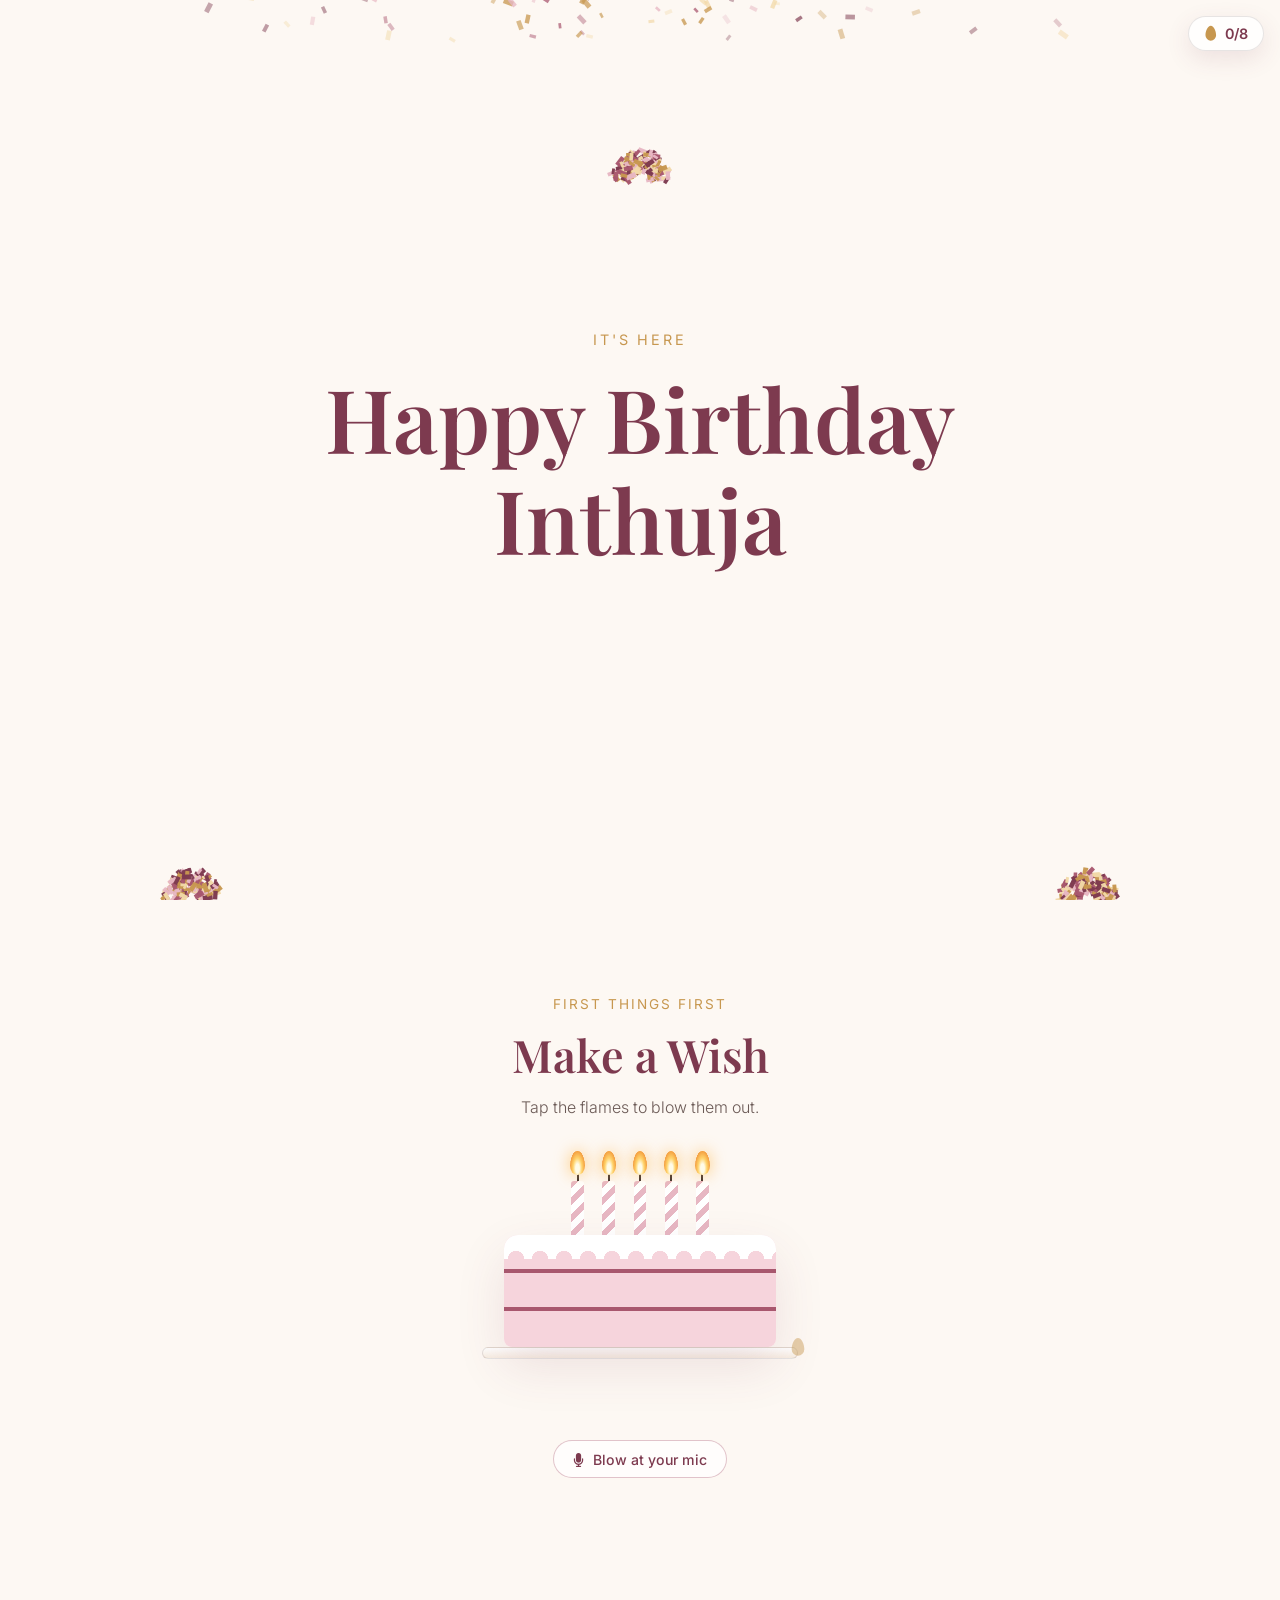
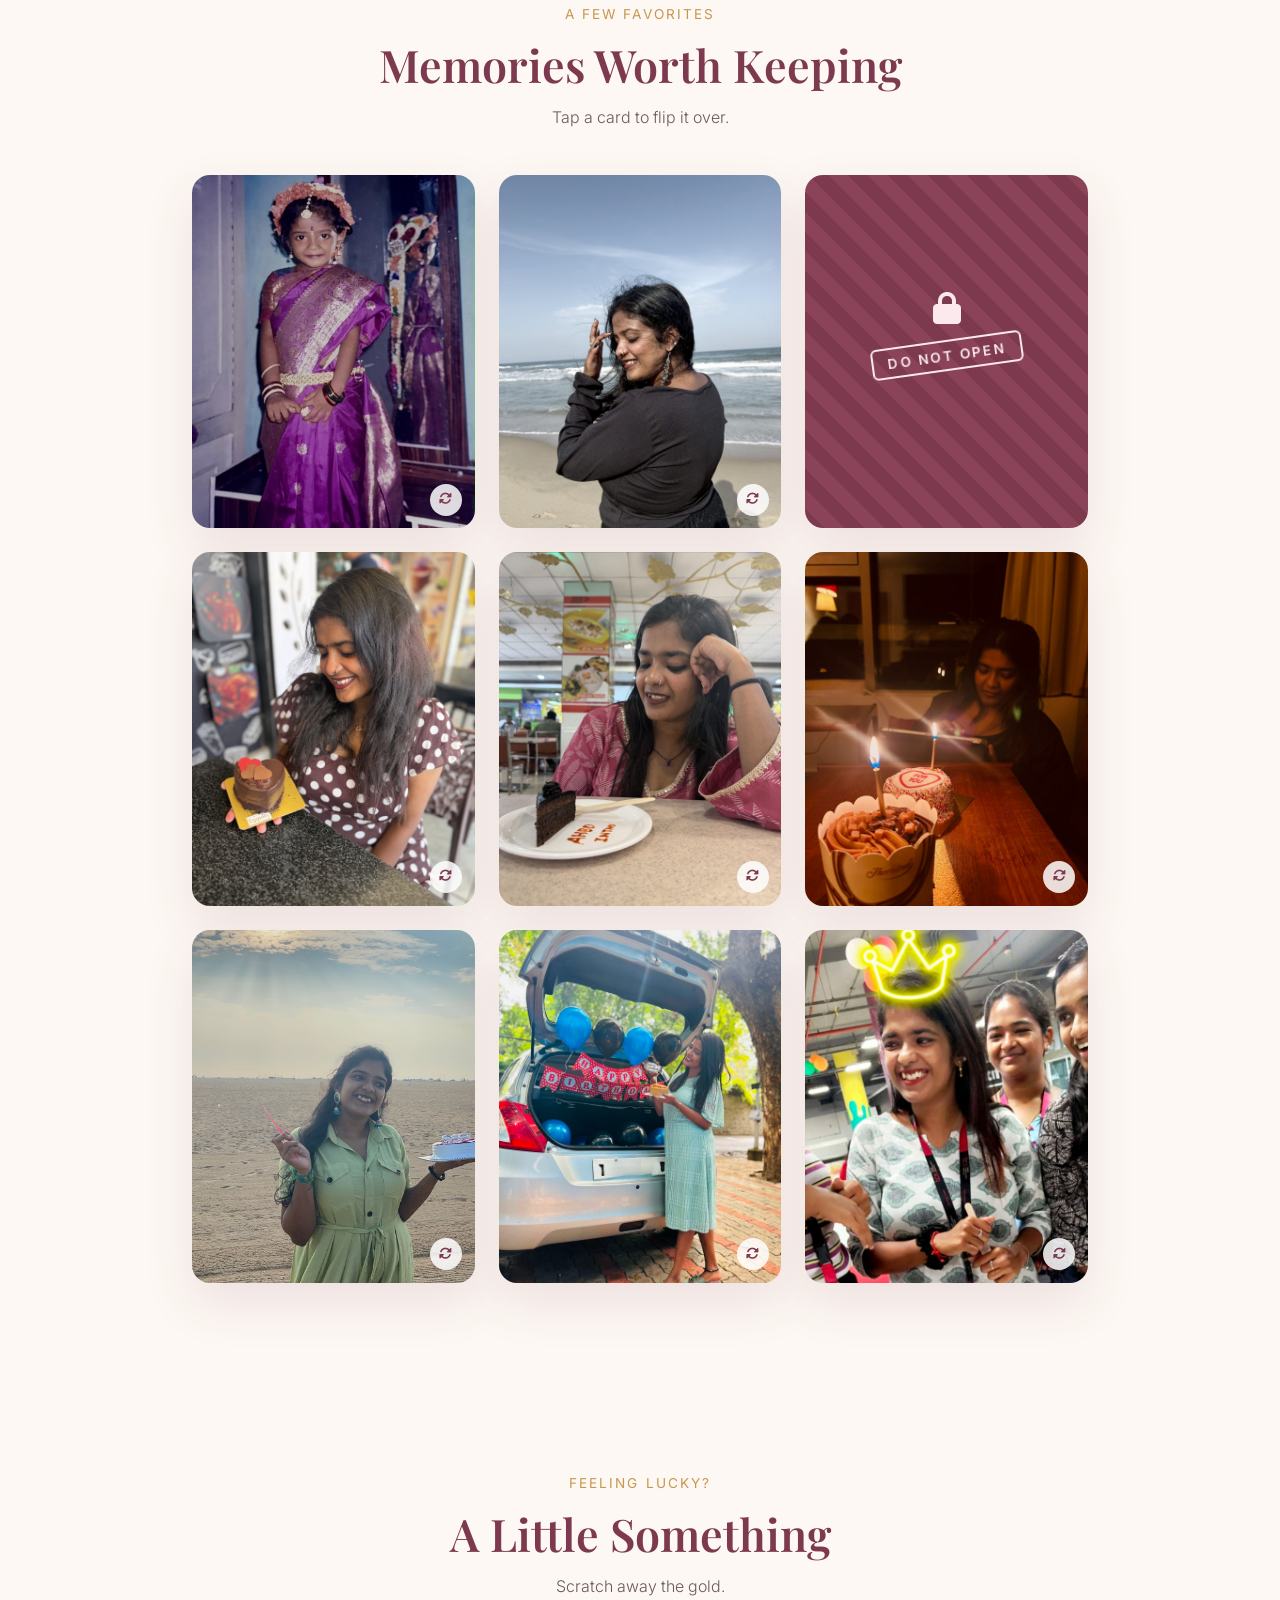
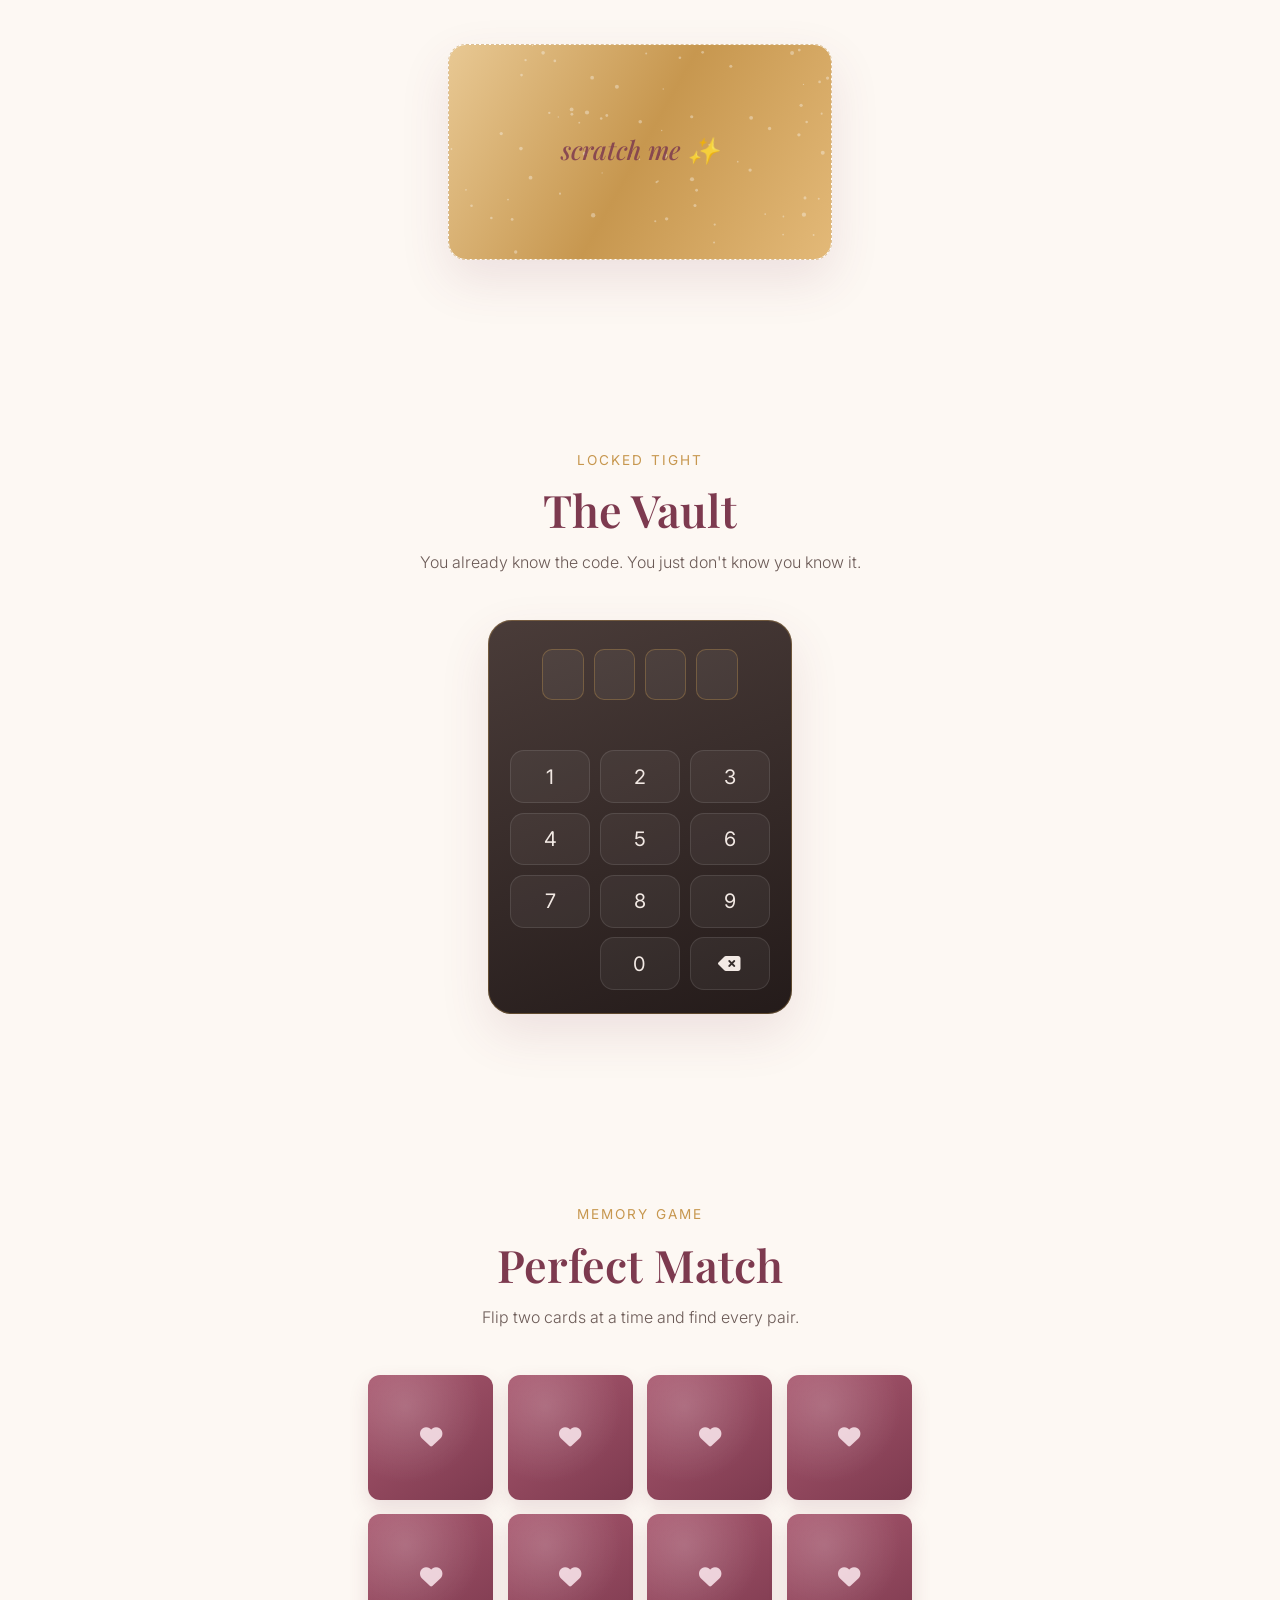
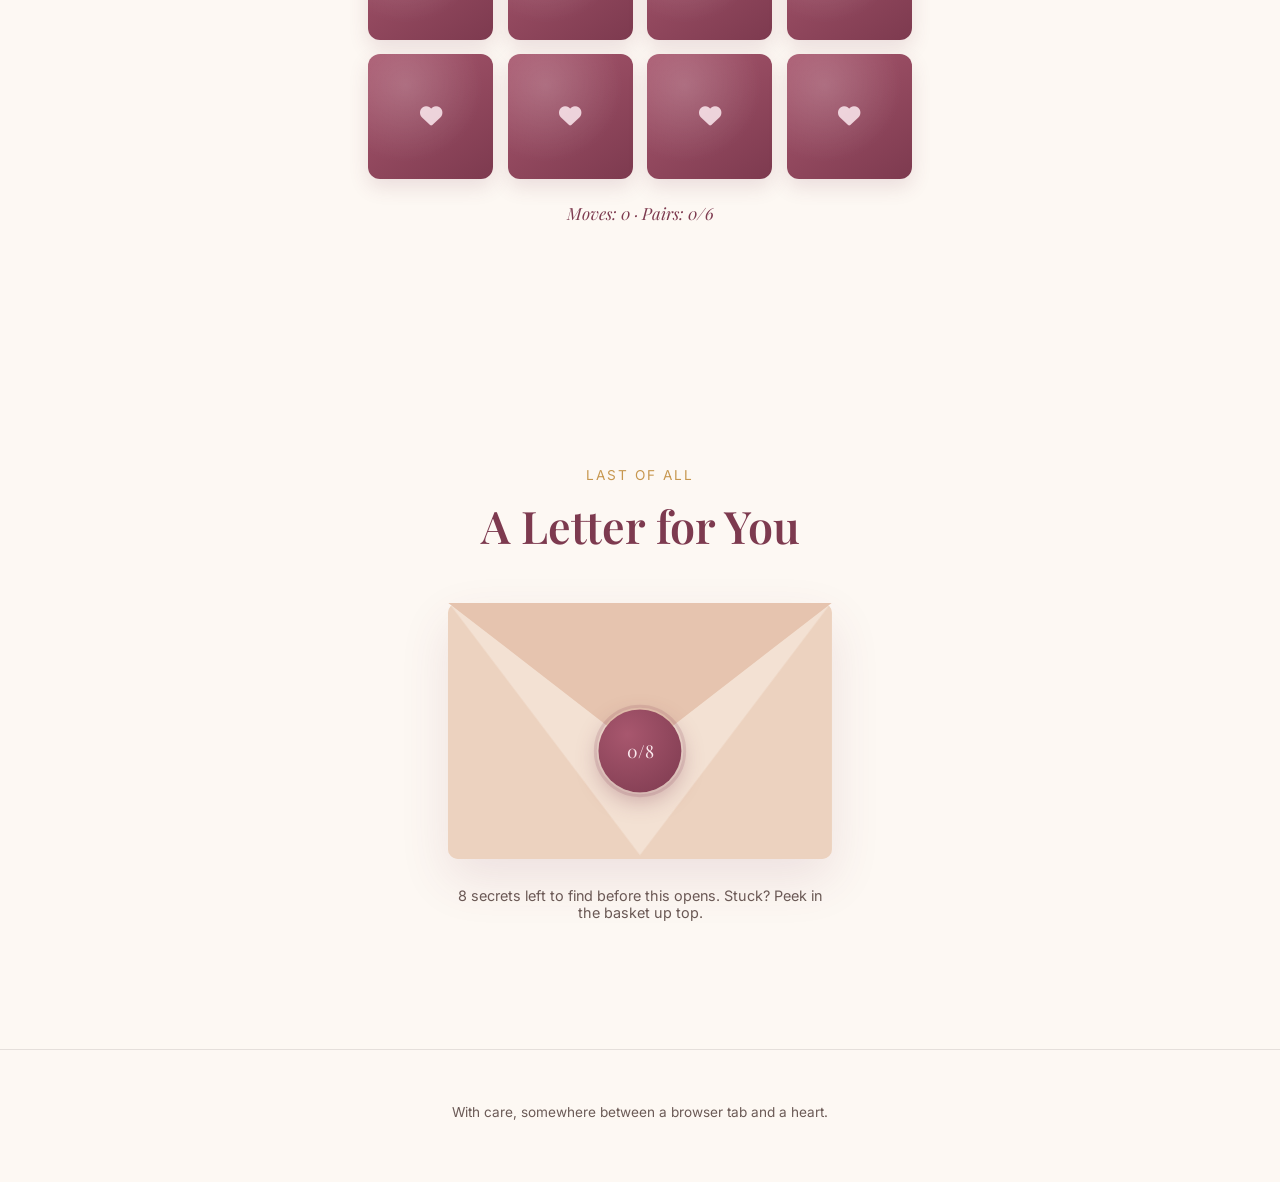
<file: index.html>
<!DOCTYPE html>
<html lang="en">
<head>
<meta charset="UTF-8">
<meta name="viewport" content="width=device-width, initial-scale=1.0">
<title>Happy Birthday</title>
<link rel="stylesheet" href="css/style.css">
<link rel="preconnect" href="https://fonts.googleapis.com">
<link rel="preconnect" href="https://fonts.gstatic.com" crossorigin>
<link href="https://fonts.googleapis.com/css2?family=Playfair+Display:ital,wght@0,500;0,600;1,500&family=Inter:wght@300;400;500;600&family=Dancing+Script:wght@400;500;600&family=Parisienne&display=swap" rel="stylesheet">
<link rel="stylesheet" href="https://cdnjs.cloudflare.com/ajax/libs/font-awesome/6.5.2/css/all.min.css">
</head>
<body>

<canvas id="petals"></canvas>

<header class="hero">
  <div class="hero__content">
    <p class="hero__eyebrow">counting down to</p>
    <h1 class="hero__name" id="heroName"></h1>
    <p class="hero__tagline" id="heroTagline">A small corner of the internet, made just for you.</p>

    <div class="countdown" id="countdown">
      <div class="countdown__unit">
        <span class="countdown__num" id="cd-days">00</span>
        <span class="countdown__label">days</span>
      </div>
      <div class="countdown__unit">
        <span class="countdown__num" id="cd-hours">00</span>
        <span class="countdown__label">hours</span>
      </div>
      <div class="countdown__unit">
        <span class="countdown__num" id="cd-mins">00</span>
        <span class="countdown__label">mins</span>
      </div>
      <div class="countdown__unit">
        <span class="countdown__num" id="cd-secs">00</span>
        <span class="countdown__label">secs</span>
      </div>
    </div>
    <p class="countdown__arrived" id="arrivedText" hidden></p>

    <button class="btn-celebrate" id="celebrateBtn">Celebrate ✨</button>

    <p class="hero__hunt">
      <span><strong id="huntTotal">8</strong> secrets are hidden on this site.</span>
      <span>Find them all to break the seal on your letter.</span>
    </p>
  </div>

  <a class="scroll-hint" href="#cake" aria-label="Scroll down">
    <span></span>
  </a>
</header>

<main>
  <section class="cake-section" id="cake">
    <div class="section__header">
      <p class="section__eyebrow">first things first</p>
      <h2 class="section__title">Make a Wish</h2>
      <p class="section__sub">Tap the flames to blow them out.</p>
    </div>

    <div class="cake">
      <div class="cake__candles" id="candles"></div>
      <div class="cake__body"></div>
      <div class="cake__plate"></div>
      <button class="hidden-egg" id="hiddenEgg" type="button" aria-label="A tiny egg">
        <svg viewBox="0 0 24 30" aria-hidden="true"><path d="M12 1.5C6.5 1.5 2.5 11 2.5 18.5a9.5 9.5 0 0 0 19 0C21.5 11 17.5 1.5 12 1.5z"/></svg>
      </button>
    </div>

    <p class="cake__msg" id="wishMsg" aria-live="polite"></p>
    <div class="cake__actions">
      <button class="btn-ghost" id="micBtn" type="button"><i class="fa-solid fa-microphone"></i> <span>Blow at your mic</span></button>
      <button class="btn-ghost" id="relightBtn" type="button" hidden><i class="fa-solid fa-fire"></i> Relight</button>
    </div>
  </section>

  <section class="gallery" id="gallery">
    <div class="section__header">
      <p class="section__eyebrow">a few favorites</p>
      <h2 class="section__title">Memories Worth Keeping</h2>
      <p class="section__sub">Tap a card to flip it over.</p>
    </div>
    <div class="gallery__grid" id="galleryGrid"></div>
  </section>

  <section class="scratch-section">
    <div class="section__header">
      <p class="section__eyebrow">feeling lucky?</p>
      <h2 class="section__title">A Little Something</h2>
      <p class="section__sub">Scratch away the gold.</p>
    </div>
    <div class="scratch">
      <div class="scratch__prize">
        <p class="scratch__kicker" id="scratchKicker"></p>
        <p class="scratch__msg" id="scratchMsg"></p>
      </div>
      <canvas id="scratchCanvas" aria-label="Scratch card"></canvas>
    </div>
  </section>

  <section class="vault-section">
    <div class="section__header">
      <p class="section__eyebrow">locked tight</p>
      <h2 class="section__title">The Vault</h2>
      <p class="section__sub">You already know the code. You just don't know you know it.</p>
    </div>
    <div class="vault" id="vault">
      <div class="vault__door" id="vaultDoor">
        <div class="vault__display" id="vaultDisplay"></div>
        <p class="vault__status" id="vaultStatus" aria-live="polite"></p>
        <div class="vault__keys" id="vaultKeys"></div>
      </div>
      <div class="vault__inside" id="vaultInside" hidden>
        <i class="fa-solid fa-gem"></i>
        <p id="vaultMessage"></p>
      </div>
    </div>
  </section>

  <section class="match-section">
    <div class="section__header">
      <p class="section__eyebrow">memory game</p>
      <h2 class="section__title">Perfect Match</h2>
      <p class="section__sub">Flip two cards at a time and find every pair.</p>
    </div>
    <div class="match" id="matchGrid"></div>
    <p class="match__status" id="matchStatus" aria-live="polite"></p>
    <div class="match__actions" id="matchActions"></div>
  </section>

  <section class="letter" id="letter">
    <div class="section__header">
      <p class="section__eyebrow">last of all</p>
      <h2 class="section__title">A Letter for You</h2>
    </div>

    <div class="envelope" id="envelope">
      <div class="envelope__flap"></div>
      <button class="seal" id="seal" type="button">
        <svg viewBox="0 0 100 100" aria-hidden="true">
          <circle class="seal__track" cx="50" cy="50" r="46"/>
          <circle class="seal__progress" id="sealRing" cx="50" cy="50" r="46"/>
        </svg>
        <span class="seal__count" id="sealCount"></span>
      </button>
    </div>
    <p class="envelope__note" id="envelopeNote"></p>

    <button class="btn-celebrate" id="letterAgain" type="button" hidden>
      <i class="fa-solid fa-envelope-open"></i> Read your letter again
    </button>
  </section>
</main>

<footer class="footer">
  <p>With care, somewhere between a browser tab and a heart.</p>
</footer>

<div class="lightbox" id="lightbox">
  <button class="lightbox__close" id="lightboxClose" aria-label="Close">&times;</button>
  <img class="lightbox__img" id="lightboxImg" alt="">
  <p class="lightbox__caption" id="lightboxCaption"></p>
</div>

<div class="letter-modal" id="letterModal" role="dialog" aria-modal="true" aria-labelledby="letterTitle" hidden>
  <div class="letter-modal__sheet">
    <div class="letter-modal__paper" id="letterPaper">
      <button class="letter-modal__close" id="letterClose" type="button" aria-label="Close letter">&times;</button>
      <p class="letter__kicker">a letter for you</p>
      <h3 class="letter-modal__title" id="letterTitle"></h3>
      <div class="letter-modal__body" id="letterBody"></div>
      <p class="letter__sign" id="letterSign"></p>
    </div>
  </div>
</div>

<div class="arrival" id="arrivalOverlay" hidden>
  <p class="arrival__eyebrow">it's here</p>
  <h2 class="arrival__title">Happy Birthday<br><span id="arrivalName"></span></h2>
</div>

<script src="js/config.js"></script>
<script src="js/eggs.js"></script>
<script src="js/effects.js"></script>
<script src="js/script.js"></script>
</body>
</html>
</file>
<file: css/style.css>
:root {
  --cream: #fdf8f3;
  --cream-deep: #f7ede2;
  --ink: #3a2e2c;
  --ink-soft: #6b5a56;
  --rose: #a8576e;
  --rose-deep: #7d3a4f;
  --gold: #c7974f;
  --line: rgba(58, 46, 44, 0.12);
  --shadow: 0 20px 50px rgba(123, 58, 79, 0.12);
  --radius: 18px;
  --serif: "Playfair Display", Georgia, serif;
  --sans: "Inter", -apple-system, BlinkMacSystemFont, sans-serif;
}

* { box-sizing: border-box; }

/* Many components set display:flex/grid, which would otherwise beat [hidden]. */
[hidden] { display: none !important; }

html { scroll-behavior: smooth; }

body {
  margin: 0;
  background: var(--cream);
  color: var(--ink);
  font-family: var(--sans);
  overflow-x: hidden;
}

#petals {
  position: fixed;
  inset: 0;
  width: 100%;
  height: 100%;
  pointer-events: none;
  z-index: 25;
}

/* ---------- Hero ---------- */

.hero {
  position: relative;
  min-height: 100vh;
  display: flex;
  flex-direction: column;
  align-items: center;
  justify-content: center;
  background: radial-gradient(ellipse 80% 60% at 50% 0%, var(--cream-deep), var(--cream));
  overflow: hidden;
  z-index: 2;
}

.nav {
  display: flex;
  flex-wrap: wrap;
  justify-content: space-between;
  align-items: center;
  gap: 0.6rem;
  padding: 2rem clamp(1.5rem, 5vw, 4rem) 0;
  position: absolute;
  top: 0;
  left: 0;
  right: 0;
  z-index: 3;
}

.nav__brand {
  font-family: var(--serif);
  font-style: italic;
  font-size: 1rem;
  color: var(--rose-deep);
  letter-spacing: 0.02em;
}

.nav__links {
  display: flex;
  gap: 2rem;
}

.nav__links a {
  color: var(--ink-soft);
  text-decoration: none;
  font-size: 0.9rem;
  letter-spacing: 0.03em;
  transition: color 0.2s ease;
}

.nav__links a:hover { color: var(--rose-deep); }

.hero__content {
  display: flex;
  flex-direction: column;
  align-items: center;
  justify-content: center;
  text-align: center;
  padding: 6rem 1.5rem;
  position: relative;
  z-index: 3;
}

.hero__eyebrow {
  font-size: 0.85rem;
  letter-spacing: 0.15em;
  text-transform: uppercase;
  color: var(--gold);
  margin: 0 0 1rem;
  font-weight: 500;
}

.hero__name {
  font-family: var(--serif);
  font-weight: 600;
  font-size: clamp(2.8rem, 9vw, 5.5rem);
  margin: 0;
  color: var(--rose-deep);
  line-height: 1.05;
}

.hero__tagline {
  font-size: clamp(1rem, 2vw, 1.15rem);
  color: var(--ink-soft);
  max-width: 34rem;
  margin: 1.1rem 0 2.5rem;
  font-weight: 300;
}

.countdown {
  display: flex;
  flex-wrap: wrap;
  justify-content: center;
  gap: clamp(0.8rem, 3vw, 1.8rem);
  margin-bottom: 2.5rem;
}

.countdown__unit {
  display: flex;
  flex-direction: column;
  align-items: center;
  min-width: 4.2rem;
  padding: 0.9rem 0.4rem;
}

.countdown__num {
  font-family: var(--serif);
  font-size: clamp(1.6rem, 4vw, 2.2rem);
  font-weight: 600;
  color: var(--rose-deep);
  line-height: 1;
}

.countdown__label {
  font-size: 0.7rem;
  letter-spacing: 0.1em;
  text-transform: uppercase;
  color: var(--ink-soft);
  margin-top: 0.4rem;
}

.countdown__arrived {
  font-family: var(--serif);
  font-size: 1.4rem;
  color: var(--rose-deep);
  margin-bottom: 2.5rem;
}

.btn-celebrate {
  font-family: var(--sans);
  font-size: 1rem;
  font-weight: 500;
  color: var(--cream);
  background: linear-gradient(135deg, var(--rose), var(--rose-deep));
  border: none;
  padding: 0.95rem 2.4rem;
  border-radius: 999px;
  cursor: pointer;
  box-shadow: var(--shadow);
  transition: transform 0.2s ease, box-shadow 0.2s ease;
}

.btn-celebrate:hover {
  transform: translateY(-2px);
  box-shadow: 0 24px 60px rgba(123, 58, 79, 0.2);
}

.scroll-hint {
  width: 1.6rem;
  height: 2.6rem;
  border: 1.5px solid var(--ink-soft);
  border-radius: 999px;
  position: absolute;
  bottom: 1.8rem;
  left: 50%;
  transform: translateX(-50%);
  opacity: 0.6;
  z-index: 3;
}

.scroll-hint span {
  position: absolute;
  top: 0.4rem;
  left: 50%;
  width: 4px;
  height: 4px;
  margin-left: -2px;
  background: var(--ink-soft);
  border-radius: 50%;
  animation: scrollDot 1.8s infinite;
}

@keyframes scrollDot {
  0% { transform: translateY(0); opacity: 1; }
  70% { transform: translateY(0.9rem); opacity: 0; }
  100% { opacity: 0; }
}

/* ---------- Letter ---------- */

.letter {
  position: relative;
  z-index: 2;
  padding: clamp(4rem, 10vw, 8rem) 1.5rem;
  display: flex;
  justify-content: center;
}

.letter__kicker {
  font-size: 0.85rem;
  letter-spacing: 0.15em;
  text-transform: uppercase;
  color: var(--gold);
  margin-bottom: 1.2rem;
}

.letter__sign {
  color: var(--rose-deep);
  font-weight: 500;
  opacity: 0;
  transform: translateY(8px);
  transition: opacity 0.6s ease, transform 0.6s ease;
}

.letter__sign.in-view {
  opacity: 1;
  transform: translateY(0);
}

/* ---------- Sections ---------- */

.section__header {
  text-align: center;
  margin-bottom: 3rem;
}

.section__eyebrow {
  font-size: 0.85rem;
  letter-spacing: 0.15em;
  text-transform: uppercase;
  color: var(--gold);
  margin: 0 0 0.8rem;
}

.section__title {
  font-family: var(--serif);
  font-weight: 600;
  font-size: clamp(2rem, 5vw, 2.8rem);
  color: var(--rose-deep);
  margin: 0;
}

.gallery, .wall {
  position: relative;
  z-index: 2;
  padding: 2rem clamp(1.5rem, 6vw, 5rem) clamp(4rem, 8vw, 6rem);
}

/* ---------- Gallery ---------- */

.gallery__grid {
  display: grid;
  grid-template-columns: repeat(auto-fit, minmax(230px, 1fr));
  gap: 1.5rem;
  max-width: 56rem; /* caps it at 3 columns: 8 photos + the sealed card = 3x3 */
  margin: 0 auto;
}

.flip {
  aspect-ratio: 4 / 5;
  perspective: 1200px;
  cursor: pointer;
  outline: none;
  opacity: 0;
  transform: translateY(24px);
  transition: opacity 0.6s ease, transform 0.6s ease;
  -webkit-tap-highlight-color: transparent;
}

.flip.in-view { opacity: 1; transform: translateY(0); }

.flip__inner {
  position: relative;
  width: 100%;
  height: 100%;
  transform-style: preserve-3d;
  transition: transform 0.75s cubic-bezier(0.2, 0.8, 0.25, 1);
}

.flip.flipped .flip__inner { transform: rotateY(180deg); }

.flip:focus-visible .flip__face { outline: 3px solid var(--gold); outline-offset: 3px; }

.flip__face {
  position: absolute;
  inset: 0;
  border-radius: var(--radius);
  overflow: hidden;
  box-shadow: var(--shadow);
  backface-visibility: hidden;
  -webkit-backface-visibility: hidden;
}

.flip__front img {
  width: 100%;
  height: 100%;
  object-fit: cover;
  display: block;
}

.flip__hint {
  position: absolute;
  right: 0.8rem;
  bottom: 0.8rem;
  width: 2rem;
  height: 2rem;
  border-radius: 50%;
  display: flex;
  align-items: center;
  justify-content: center;
  background: rgba(255, 255, 255, 0.85);
  color: var(--rose-deep);
  font-size: 0.8rem;
  transition: transform 0.3s ease;
}

.flip:hover .flip__hint { transform: rotate(180deg); }

.flip__back {
  transform: rotateY(180deg);
  background: #fff;
  border: 1px solid var(--line);
  display: flex;
  flex-direction: column;
  align-items: center;
  justify-content: center;
  gap: 1rem;
  padding: 1.6rem;
  text-align: center;
}

.flip__back p {
  margin: 0;
  font-family: var(--serif);
  font-style: italic;
  font-size: 1.15rem;
  line-height: 1.5;
  color: var(--ink);
}

.flip--sealed .flip__back { background: linear-gradient(160deg, #fff, #fbeef1); }
.flip--sealed .flip__back p { font-size: 1.05rem; color: var(--rose-deep); }

.sealed {
  height: 100%;
  display: flex;
  flex-direction: column;
  align-items: center;
  justify-content: center;
  gap: 1rem;
  padding: 1.5rem;
  text-align: center;
  color: #fbe9ee;
  background: repeating-linear-gradient(45deg, var(--rose-deep) 0 14px, #8a4359 14px 28px);
}

.sealed i { font-size: 2rem; }

.sealed__stamp {
  border: 2px solid currentColor;
  border-radius: 6px;
  padding: 0.35rem 0.9rem;
  transform: rotate(-8deg);
  text-transform: uppercase;
  letter-spacing: 0.18em;
  font-weight: 600;
  font-size: 0.85rem;
}

.sealed__nag {
  min-height: 1.4em;
  font-family: var(--serif);
  font-style: italic;
  font-size: 1.05rem;
}

.gallery__placeholder {
  width: 100%;
  height: 100%;
  display: flex;
  align-items: center;
  justify-content: center;
  background: linear-gradient(145deg, var(--cream-deep), #efd9c8);
  color: var(--gold);
}

.gallery__placeholder svg { width: 2.6rem; height: 2.6rem; opacity: 0.6; }

/* ---------- Wall ---------- */

.wall__grid {
  max-width: 72rem;
  margin: 0 auto;
  column-count: 1;
  column-gap: 1.5rem;
}

@media (min-width: 640px) { .wall__grid { column-count: 2; } }
@media (min-width: 1000px) { .wall__grid { column-count: 3; } }

.wall__card {
  background: #fff;
  border: 1px solid var(--line);
  border-radius: var(--radius);
  padding: 1.6rem 1.5rem;
  margin-bottom: 1.5rem;
  break-inside: avoid;
  box-shadow: 0 10px 30px rgba(58, 46, 44, 0.06);
  opacity: 0;
  transform: translateY(24px);
  transition: opacity 0.6s ease, transform 0.6s ease;
}

.wall__card.in-view {
  opacity: 1;
  transform: translateY(0);
}

.wall__quote {
  font-family: var(--serif);
  font-style: italic;
  font-size: 1.05rem;
  line-height: 1.55;
  color: var(--ink);
  margin: 0 0 0.9rem;
}

.wall__from {
  font-size: 0.85rem;
  color: var(--rose-deep);
  font-weight: 600;
}

/* ---------- Footer ---------- */

.footer {
  position: relative;
  z-index: 2;
  text-align: center;
  padding: 2.5rem 1.5rem 3rem;
  color: var(--ink-soft);
  font-size: 0.85rem;
  border-top: 1px solid var(--line);
}

.footer__link {
  display: inline-block;
  margin-top: 0.8rem;
  color: var(--rose-deep);
  text-decoration: none;
  border-bottom: 1px solid var(--rose);
  padding-bottom: 1px;
}

/* ---------- Lightbox ---------- */

.lightbox {
  position: fixed;
  inset: 0;
  background: rgba(30, 20, 20, 0.88);
  display: none;
  align-items: center;
  justify-content: center;
  flex-direction: column;
  z-index: 50;
  padding: 2rem;
}

.lightbox.open { display: flex; }

.lightbox__img {
  max-width: min(90vw, 720px);
  max-height: 72vh;
  border-radius: 12px;
  box-shadow: 0 30px 80px rgba(0,0,0,0.4);
}

.lightbox__caption {
  color: #f2e9e4;
  margin-top: 1.2rem;
  font-family: var(--serif);
  font-style: italic;
  font-size: 1.05rem;
  text-align: center;
  max-width: 34rem;
}

.lightbox__close {
  position: absolute;
  top: 1.5rem;
  right: 1.8rem;
  background: none;
  border: none;
  color: #f2e9e4;
  font-size: 2.2rem;
  line-height: 1;
  cursor: pointer;
}

@media (max-width: 480px) {
  .nav__links { gap: 1.2rem; }
  .countdown { gap: 0.6rem; }
  .countdown__unit { min-width: 3.6rem; padding: 0.7rem 0.3rem; }
}

/* Ultra-narrow phones */
@media (max-width: 380px) {
  .nav { justify-content: center; text-align: center; }
  .nav__brand { font-size: 0.85rem; }
  .nav__links { gap: 0.9rem; }
  .nav__links a { font-size: 0.8rem; }
  .countdown { gap: 0.4rem; }
  .countdown__unit { min-width: 3.1rem; padding: 0.6rem 0.2rem; }
  .countdown__num { font-size: 1.35rem; }
  .countdown__label { font-size: 0.62rem; }
  .btn-celebrate { padding: 0.85rem 1.8rem; font-size: 0.92rem; }
  .wall__card { padding: 1.3rem 1.1rem; }
}

/* Short / landscape viewports: 100vh hero needs breathing room, not overflow */
@media (max-height: 600px) and (orientation: landscape) {
  .hero { min-height: auto; }
  .hero__content { padding: 3.75rem 1.5rem 1.5rem; }
  .hero__eyebrow { margin-bottom: 0.5rem; }
  .hero__tagline { margin: 0.6rem 0 1.4rem; }
  .countdown { margin-bottom: 1.4rem; }
  .scroll-hint { display: none; }
}

/* Large desktop screens: keep the hero from feeling too sparse */
@media (min-width: 1600px) {
  .hero__content { max-width: 60rem; }
}

/* ---------- Midnight arrival celebration (index.html) ---------- */

.arrival {
  position: fixed;
  inset: 0;
  z-index: 20;
  display: flex;
  flex-direction: column;
  align-items: center;
  justify-content: center;
  text-align: center;
  background: var(--cream);
  opacity: 0;
  transition: opacity 0.8s ease;
  pointer-events: none;
  padding: 2rem;
}

.arrival.in-view { opacity: 1; }

.arrival__eyebrow {
  font-size: 0.9rem;
  letter-spacing: 0.2em;
  text-transform: uppercase;
  color: var(--gold);
  margin: 0 0 1.2rem;
  opacity: 0;
  transform: translateY(14px);
  transition: opacity 0.7s ease, transform 0.7s ease;
}

.arrival__title {
  font-family: var(--serif);
  font-weight: 600;
  font-size: clamp(2.6rem, 9vw, 5.5rem);
  line-height: 1.15;
  color: var(--rose-deep);
  margin: 0;
  opacity: 0;
  transform: translateY(14px);
  transition: opacity 0.7s ease, transform 0.7s ease;
  transition-delay: 0.15s;
}

.arrival.in-view .arrival__eyebrow,
.arrival.in-view .arrival__title {
  opacity: 1;
  transform: translateY(0);
}

/* ---------- Shared bits for the hunt ---------- */

.section__sub {
  margin: 0.8rem auto 0;
  max-width: 30rem;
  color: var(--ink-soft);
  font-weight: 300;
}

.btn-ghost {
  font-family: var(--sans);
  font-size: 0.88rem;
  font-weight: 500;
  color: var(--rose-deep);
  background: rgba(255, 255, 255, 0.7);
  border: 1px solid rgba(168, 87, 110, 0.35);
  border-radius: 999px;
  padding: 0.6rem 1.2rem;
  cursor: pointer;
  transition: background 0.2s ease, border-color 0.2s ease;
}

.btn-ghost:hover { background: #fff; border-color: var(--rose); }
.btn-ghost:disabled { opacity: 0.6; cursor: default; }
.btn-ghost i { margin-right: 0.3rem; }

.shake { animation: shake 0.45s ease; }

@keyframes shake {
  0%, 100% { translate: 0; }
  20% { translate: -8px 0; }
  40% { translate: 7px 0; }
  60% { translate: -5px 0; }
  80% { translate: 3px 0; }
}

/* ---------- Hero: tappable name + hunt invite ---------- */

.hero__name {
  cursor: pointer;
  user-select: none;
  -webkit-user-select: none;
  -webkit-tap-highlight-color: transparent;
}

.hero__letter { display: inline-block; }
.hero__letter.bounce { animation: letterBounce 0.5s ease; }
.hero__name.dance .hero__letter { animation: letterWave 0.9s ease calc(var(--i) * 70ms) 2; }

@keyframes letterBounce {
  30% { transform: translateY(-0.22em) rotate(-6deg); }
  60% { transform: translateY(0.04em); }
}

@keyframes letterWave {
  40% { transform: translateY(-0.35em) scale(1.12); color: var(--gold); }
}

.hero__hunt {
  display: flex;
  flex-direction: column;
  gap: 0.2rem;
  margin: 2.2rem 0 0;
  font-size: 0.9rem;
  color: var(--ink-soft);
}

.hero__hunt strong { color: var(--rose-deep); font-weight: 600; }

/* ---------- Cake ---------- */

.cake-section,
.scratch-section,
.vault-section,
.match-section {
  position: relative;
  z-index: 2;
  padding: clamp(4rem, 9vw, 6rem) 1.5rem;
  text-align: center;
}

.cake {
  position: relative;
  width: min(17rem, 72vw);
  margin: 4rem auto 0;
}

.cake__candles {
  display: flex;
  justify-content: center;
  gap: 1.15rem;
  height: 3.4rem;
}

.candle {
  position: relative;
  width: 0.8rem;
  height: 3.4rem;
  padding: 0;
  border: 0;
  border-radius: 3px 3px 0 0;
  background: repeating-linear-gradient(-45deg, #fff 0 6px, #e7b7c3 6px 12px);
  cursor: pointer;
  -webkit-tap-highlight-color: transparent;
}

/* Wick */
.candle::before {
  content: "";
  position: absolute;
  left: 50%;
  top: -0.45rem;
  width: 2px;
  height: 0.45rem;
  margin-left: -1px;
  background: var(--ink);
}

/* Bigger tap target that covers the flame too */
.candle::after {
  content: "";
  position: absolute;
  inset: -2.4rem -0.5rem 0;
}

.candle__flame {
  position: absolute;
  left: 50%;
  bottom: calc(100% + 0.35rem);
  width: 0.9rem;
  height: 1.5rem;
  margin-left: -0.45rem;
  border-radius: 50% 50% 50% 50% / 60% 60% 40% 40%;
  background: radial-gradient(ellipse at 50% 72%, #fffbe8 0 18%, #ffd36b 42%, #f39c3d 72%, rgba(243, 156, 61, 0) 74%);
  filter: drop-shadow(0 0 8px rgba(255, 190, 90, 0.8));
  transform-origin: 50% 90%;
  animation: flicker 1.3s ease-in-out infinite alternate;
  transition: transform 0.25s ease, opacity 0.25s ease;
}

.candle:nth-child(2n) .candle__flame { animation-duration: 1.1s; }
.candle:nth-child(3n) .candle__flame { animation-duration: 1.6s; }

.candle.out .candle__flame {
  animation: none;
  transform: scale(0);
  opacity: 0;
}

.candle__smoke {
  position: absolute;
  left: 50%;
  bottom: calc(100% + 0.4rem);
  width: 0.5rem;
  height: 0.5rem;
  margin-left: -0.25rem;
  border-radius: 50%;
  background: rgba(130, 120, 120, 0.45);
  opacity: 0;
}

.candle.out .candle__smoke { animation: smoke 1.4s ease-out forwards; }

@keyframes flicker {
  0% { transform: rotate(-3deg) scaleY(1); }
  50% { transform: rotate(2deg) scaleY(1.08); }
  100% { transform: rotate(-1deg) scaleY(0.94); }
}

@keyframes smoke {
  0% { opacity: 0.7; transform: translateY(0) scale(1); }
  100% { opacity: 0; transform: translate(0.6rem, -2.6rem) scale(3); }
}

.cake__body {
  position: relative;
  height: 7rem;
  border-radius: 14px 14px 8px 8px;
  background: linear-gradient(to bottom,
    #f6d4dc 0 30%, var(--rose) 30% 34%, #f6d4dc 34% 64%, var(--rose) 64% 68%, #f6d4dc 68%);
  box-shadow: var(--shadow);
}

/* Frosting with a scalloped edge */
.cake__body::before {
  content: "";
  position: absolute;
  left: 0;
  right: 0;
  top: 0;
  height: 1.5rem;
  border-radius: 14px 14px 0 0;
  background:
    radial-gradient(circle at 0.75rem 1.5rem, transparent 0.5rem, #fff 0.52rem) 0 0 / 1.5rem 1.5rem repeat-x;
}

.cake__plate {
  height: 0.75rem;
  margin: 0 -1.4rem;
  border-radius: 999px;
  background: linear-gradient(#fff, var(--cream-deep));
  border: 1px solid var(--line);
}

.cake__msg {
  min-height: 1.6em;
  margin: 2rem 0 1rem;
  font-family: var(--serif);
  font-style: italic;
  font-size: 1.3rem;
  color: var(--rose-deep);
  opacity: 0;
  transform: translateY(8px);
  transition: opacity 0.6s ease, transform 0.6s ease;
}

.cake__msg.in-view { opacity: 1; transform: translateY(0); }

.cake__actions { display: flex; justify-content: center; gap: 0.8rem; flex-wrap: wrap; }

.btn-ghost.listening {
  border-color: var(--rose);
  animation: listenPulse 1.2s ease-in-out infinite;
}

@keyframes listenPulse {
  50% { box-shadow: 0 0 0 6px rgba(168, 87, 110, 0.15); }
}

/* The tiny egg tucked beside the plate */
.hidden-egg {
  position: absolute;
  right: -1.9rem;
  bottom: 0.15rem;
  width: 1rem;
  height: 1.25rem;
  padding: 0;
  border: 0;
  background: none;
  color: var(--gold);
  opacity: 0.45;
  cursor: pointer;
  transform-origin: 50% 100%;
  transition: opacity 0.2s ease;
}

.hidden-egg::after { content: ""; position: absolute; inset: -0.8rem; }
.hidden-egg svg { width: 100%; height: 100%; fill: currentColor; display: block; }
.hidden-egg:hover { opacity: 0.9; animation: eggWobble 0.6s ease; }
.hidden-egg.cracked { animation: eggCrack 0.7s ease forwards; opacity: 1; }

@keyframes eggWobble {
  25% { transform: rotate(-12deg); }
  75% { transform: rotate(10deg); }
}

@keyframes eggCrack {
  0% { transform: rotate(0); }
  20% { transform: rotate(-15deg); }
  40% { transform: rotate(15deg); }
  100% { transform: scale(2.4) translateY(-0.6rem); opacity: 0; }
}

/* ---------- Scratch card ---------- */

.scratch {
  position: relative;
  width: min(24rem, 100%);
  aspect-ratio: 16 / 9;
  margin: 0 auto;
  border-radius: var(--radius);
  overflow: hidden;
  background: #fff;
  border: 1.5px dashed rgba(199, 151, 79, 0.6);
  box-shadow: var(--shadow);
}

.scratch__prize {
  position: absolute;
  inset: 0;
  display: flex;
  flex-direction: column;
  align-items: center;
  justify-content: center;
  padding: 1.4rem 1.6rem;
}

.scratch__kicker {
  margin: 0 0 0.6rem;
  font-size: 0.75rem;
  letter-spacing: 0.15em;
  text-transform: uppercase;
  color: var(--gold);
}

.scratch__msg {
  margin: 0;
  font-family: var(--serif);
  font-style: italic;
  font-size: clamp(1rem, 3.6vw, 1.2rem);
  line-height: 1.5;
  color: var(--ink);
}

.scratch canvas {
  position: absolute;
  inset: 0;
  width: 100%;
  height: 100%;
  touch-action: none;
  cursor: grab;
  transition: opacity 0.8s ease;
}

.scratch canvas.done { opacity: 0; pointer-events: none; }

/* ---------- Vault ---------- */

.vault {
  width: min(19rem, 100%);
  margin: 0 auto;
  padding: 1.8rem 1.4rem 1.5rem;
  border-radius: 24px;
  color: #f2e9e4;
  background: linear-gradient(160deg, #4a3c39, #241b1a);
  box-shadow: var(--shadow), inset 0 0 0 1px rgba(199, 151, 79, 0.35);
}

.vault__display {
  display: flex;
  justify-content: center;
  gap: 0.6rem;
}

.vault__slot {
  width: 2.6rem;
  height: 3.2rem;
  display: flex;
  align-items: center;
  justify-content: center;
  border-radius: 10px;
  background: rgba(255, 255, 255, 0.05);
  border: 1px solid rgba(199, 151, 79, 0.35);
  font-family: var(--serif);
  font-size: 1.6rem;
  color: var(--gold);
  transition: border-color 0.2s ease, background 0.2s ease;
}

.vault__slot.filled { border-color: var(--gold); background: rgba(199, 151, 79, 0.12); }
.vault.unlocking .vault__slot { border-color: #9fd3a5; color: #9fd3a5; }

.vault__status {
  min-height: 1.4em;
  margin: 0.9rem 0 1rem;
  font-size: 0.88rem;
  font-style: italic;
  color: rgba(242, 233, 228, 0.75);
}

.vault__keys {
  display: grid;
  grid-template-columns: repeat(3, 1fr);
  gap: 0.6rem;
}

.vault__key {
  height: 3.3rem;
  border-radius: 14px;
  border: 1px solid rgba(255, 255, 255, 0.1);
  background: rgba(255, 255, 255, 0.05);
  color: #f2e9e4;
  font-family: var(--sans);
  font-size: 1.25rem;
  cursor: pointer;
  transition: background 0.15s ease, transform 0.1s ease;
  -webkit-tap-highlight-color: transparent;
}

.vault__key:hover { background: rgba(255, 255, 255, 0.1); }
.vault__key:active { transform: scale(0.94); background: rgba(199, 151, 79, 0.25); }

.vault__inside {
  padding: 1rem 0.4rem;
  animation: vaultOpen 0.8s ease both;
}

.vault__inside i { font-size: 2rem; color: var(--gold); }

.vault__inside p {
  margin: 1rem 0 0;
  font-family: var(--serif);
  font-style: italic;
  font-size: 1.15rem;
  line-height: 1.6;
}

@keyframes vaultOpen {
  from { opacity: 0; transform: scale(0.9); }
  to { opacity: 1; transform: scale(1); }
}

/* ---------- Memory match ---------- */

.match {
  display: grid;
  grid-template-columns: repeat(4, 1fr);
  gap: clamp(0.5rem, 2vw, 0.9rem);
  width: min(34rem, 100%);
  margin: 0 auto;
}

.match-card {
  aspect-ratio: 1;
  perspective: 800px;
  outline: none;
  cursor: pointer;
  -webkit-tap-highlight-color: transparent;
}

.match-card__inner {
  position: relative;
  display: block;
  width: 100%;
  height: 100%;
  transform-style: preserve-3d;
  transition: transform 0.5s ease;
}

.match-card.flipped .match-card__inner { transform: rotateY(180deg); }

.match-card__face {
  position: absolute;
  inset: 0;
  border-radius: 12px;
  overflow: hidden;
  backface-visibility: hidden;
  -webkit-backface-visibility: hidden;
  box-shadow: 0 8px 20px rgba(123, 58, 79, 0.14);
}

.match-card__back {
  display: flex;
  align-items: center;
  justify-content: center;
  color: rgba(251, 233, 238, 0.85);
  font-size: clamp(1rem, 4vw, 1.4rem);
  background:
    radial-gradient(circle at 30% 25%, rgba(255, 255, 255, 0.18), transparent 60%),
    linear-gradient(145deg, var(--rose), var(--rose-deep));
  transition: filter 0.2s ease;
}

.match-card:hover .match-card__back { filter: brightness(1.08); }
.match-card:focus-visible .match-card__face { outline: 3px solid var(--gold); outline-offset: 2px; }

.match-card__front { transform: rotateY(180deg); background: var(--cream-deep); }

.match-card__front img {
  width: 100%;
  height: 100%;
  object-fit: cover;
  display: block;
}

.match-card.matched { cursor: default; }
.match-card.matched .match-card__front { box-shadow: 0 0 0 3px var(--gold), 0 8px 20px rgba(123, 58, 79, 0.14); }

.match__status {
  min-height: 1.5em;
  margin: 1.4rem 0 1rem;
  font-family: var(--serif);
  font-style: italic;
  font-size: 1.05rem;
  color: var(--rose-deep);
}

.match__actions { display: flex; justify-content: center; }

/* ---------- Sealed letter ---------- */

.letter {
  flex-direction: column;
  align-items: center;
}

.envelope {
  position: relative;
  width: min(24rem, 100%);
  aspect-ratio: 3 / 2;
  border-radius: 10px;
  background: #f3e1d3;
  box-shadow: var(--shadow);
  perspective: 900px;
  transition: transform 0.6s ease 0.4s, opacity 0.5s ease 0.4s;
}

/* The two lower folds */
.envelope::before {
  content: "";
  position: absolute;
  inset: 0;
  border-radius: 10px;
  background:
    linear-gradient(to top right, #ecd2bf 50%, transparent 50.5%) left / 50.5% 100% no-repeat,
    linear-gradient(to top left, #ecd2bf 50%, transparent 50.5%) right / 50.5% 100% no-repeat;
}

.envelope__flap {
  position: absolute;
  left: 0;
  right: 0;
  top: 0;
  height: 58%;
  background: #e6c4af;
  clip-path: polygon(0 0, 100% 0, 50% 100%);
  transform-origin: top;
  transition: transform 0.7s ease;
  z-index: 2;
}

.envelope.opened .envelope__flap { transform: rotateX(180deg); z-index: 0; }
.envelope.opened { transform: translateY(1rem) scale(0.96); opacity: 0; }

.seal {
  position: absolute;
  left: 50%;
  top: 58%;
  width: 5.2rem;
  height: 5.2rem;
  padding: 0;
  border: 0;
  border-radius: 50%;
  transform: translate(-50%, -50%);
  background: radial-gradient(circle at 35% 30%, var(--rose), var(--rose-deep));
  color: #fbe9ee;
  font-family: var(--serif);
  font-size: 1.1rem;
  cursor: pointer;
  z-index: 3;
  box-shadow: 0 8px 22px rgba(125, 58, 79, 0.35);
  transition: opacity 0.4s ease;
}

.seal svg {
  position: absolute;
  inset: -7px;
  width: calc(100% + 14px);
  height: calc(100% + 14px);
  transform: rotate(-90deg);
  pointer-events: none;
}

.seal__track { fill: none; stroke: rgba(125, 58, 79, 0.15); stroke-width: 3; }

.seal__progress {
  fill: none;
  stroke: var(--gold);
  stroke-width: 3;
  stroke-linecap: round;
  transition: stroke-dashoffset 0.9s ease;
}

.seal__count { position: relative; }

.seal.wiggle { animation: sealWiggle 0.5s ease; }
.envelope.ready .seal { animation: sealPulse 1.6s ease-in-out infinite; }
.envelope.opened .seal { opacity: 0; }

@keyframes sealWiggle {
  0%, 100% { transform: translate(-50%, -50%) rotate(0); }
  25% { transform: translate(-50%, -50%) rotate(-12deg); }
  75% { transform: translate(-50%, -50%) rotate(10deg); }
}

@keyframes sealPulse {
  0%, 100% { transform: translate(-50%, -50%) scale(1); }
  50% { transform: translate(-50%, -50%) scale(1.08); box-shadow: 0 0 0 10px rgba(199, 151, 79, 0.2); }
}

.envelope__note {
  margin: 1.8rem 0 0;
  max-width: 24rem;
  text-align: center;
  font-size: 0.9rem;
  color: var(--ink-soft);
}

/* ---------- Letter popup ---------- */

.letter-modal {
  position: fixed;
  inset: 0;
  z-index: 22;
  display: flex;
  align-items: center;
  justify-content: center;
  padding: 1rem;
  background: rgba(58, 46, 44, 0.55);
  -webkit-backdrop-filter: blur(4px);
  backdrop-filter: blur(4px);
  opacity: 0;
  transition: opacity 0.35s ease;
}

.letter-modal.open { opacity: 1; }

.letter-modal__sheet {
  width: min(36rem, 100%);
  filter: drop-shadow(0 18px 30px rgba(30, 20, 20, 0.35));
  transform: translateY(28px) rotate(-2deg) scale(0.95);
  transition: transform 0.5s cubic-bezier(0.2, 0.8, 0.25, 1);
}

.letter-modal.open .letter-modal__sheet { transform: rotate(-0.6deg); }

.letter-modal__paper {
  position: relative;
  max-height: calc(100vh - 2rem);
  max-height: calc(100dvh - 2rem);
  overflow-y: auto;
  overscroll-behavior: contain;
  scrollbar-width: none;
  padding: clamp(2.4rem, 6vw, 3.2rem) clamp(1.6rem, 6vw, 3rem);
  /* Faint ruled lines on warm, slightly uneven paper */
  background:
    linear-gradient(rgba(199, 151, 79, 0.09) 1px, transparent 1px) 0 0 / 100% 2rem,
    radial-gradient(ellipse at 20% 10%, rgba(255, 255, 255, 0.7), transparent 60%),
    radial-gradient(ellipse at 85% 90%, rgba(231, 204, 170, 0.35), transparent 55%),
    #fcf5e9;
}

.letter-modal__paper::-webkit-scrollbar { display: none; }

.letter-modal__close {
  position: sticky;
  top: 0;
  float: right;
  margin: -1rem -1rem 0 0;
  width: 2.4rem;
  height: 2.4rem;
  border: 0;
  border-radius: 50%;
  background: var(--cream-deep);
  color: var(--ink-soft);
  font-size: 1.5rem;
  line-height: 1;
  cursor: pointer;
}

.letter-modal__close:hover { color: var(--rose-deep); }
.letter-modal__close:focus-visible { outline: 2px solid var(--rose); outline-offset: 2px; }

.letter-modal .letter__kicker { clear: both; margin: 0; padding-top: 0.4rem; text-align: center; }

.letter-modal__title {
  margin: 0.4rem 0 1.4rem;
  text-align: center;
  font-family: "Parisienne", var(--serif);
  font-weight: 400;
  font-size: clamp(2rem, 7.5vw, 2.6rem);
  line-height: 1.25;
  color: var(--rose-deep);
}

.letter-modal__body p {
  margin: 0 0 1.1rem;
  white-space: pre-line;
  font-family: "Dancing Script", cursive;
  font-weight: 500;
  font-size: clamp(1.3rem, 5vw, 1.45rem);
  line-height: 1.55;
  color: var(--ink);
}

.letter-modal__body strong { font-weight: 600; color: var(--rose-deep); }

.letter-modal .letter__sign {
  margin: 1.6rem 0 0;
  text-align: right;
  font-family: "Dancing Script", cursive;
  font-size: 1.6rem;
  font-weight: 600;
  opacity: 1;
  transform: none;
}

body.modal-open { overflow: hidden; }
body.modal-open .basket,
body.modal-open .basket-panel,
body.modal-open .petal-score { visibility: hidden; }

#letterAgain i { margin-right: 0.4rem; }

/* ---------- Basket tracker + hint panel (injected by eggs.js) ---------- */

.basket {
  position: fixed;
  top: 1rem;
  right: 1rem;
  z-index: 30;
  display: flex;
  align-items: center;
  gap: 0.45rem;
  padding: 0.5rem 0.95rem;
  border-radius: 999px;
  border: 1px solid var(--line);
  background: rgba(255, 255, 255, 0.82);
  -webkit-backdrop-filter: blur(8px);
  backdrop-filter: blur(8px);
  color: var(--rose-deep);
  font: 600 0.9rem var(--sans);
  cursor: pointer;
  box-shadow: 0 8px 24px rgba(123, 58, 79, 0.12);
}

.basket svg { width: 0.85rem; height: 1.05rem; fill: var(--gold); }
.basket.bump { animation: bump 0.6s ease; }
.basket.complete { background: var(--rose-deep); color: var(--cream); border-color: transparent; }
.basket.complete svg { fill: #f2d9a8; }

@keyframes bump {
  30% { transform: scale(1.2) rotate(-6deg); }
  60% { transform: scale(0.95); }
}

.basket-panel {
  position: fixed;
  top: 4.2rem;
  right: 1rem;
  z-index: 40;
  width: min(21rem, calc(100vw - 2rem));
  max-height: calc(100vh - 5.5rem);
  overflow-y: auto;
  padding: 1.3rem 1.3rem 1rem;
  background: #fff;
  border: 1px solid var(--line);
  border-radius: var(--radius);
  box-shadow: var(--shadow);
  opacity: 0;
  transform: translateY(-8px);
  transition: opacity 0.25s ease, transform 0.25s ease;
}

.basket-panel.open { opacity: 1; transform: translateY(0); }

.basket-panel__head { display: flex; justify-content: space-between; align-items: flex-start; }

.basket-panel__eyebrow {
  margin: 0;
  font-size: 0.72rem;
  letter-spacing: 0.15em;
  text-transform: uppercase;
  color: var(--gold);
}

.basket-panel__title {
  margin: 0.2rem 0 0;
  font-family: var(--serif);
  font-size: 1.4rem;
  color: var(--rose-deep);
}

.basket-panel__close {
  border: 0;
  background: none;
  font-size: 1.6rem;
  line-height: 1;
  color: var(--ink-soft);
  cursor: pointer;
}

.basket-panel__bar {
  height: 6px;
  margin: 1rem 0 0.4rem;
  border-radius: 999px;
  background: var(--cream-deep);
  overflow: hidden;
}

.basket-panel__bar span {
  display: block;
  height: 100%;
  border-radius: inherit;
  background: linear-gradient(90deg, var(--gold), var(--rose));
  transition: width 0.6s ease;
}

.basket-panel__list { list-style: none; margin: 0; padding: 0; }

.egg-row {
  display: grid;
  grid-template-columns: 1.1rem 1fr;
  gap: 0.75rem;
  padding: 0.7rem 0;
  border-bottom: 1px solid var(--line);
}

.egg-row svg {
  width: 0.9rem;
  height: 1.1rem;
  margin-top: 0.15rem;
  fill: none;
  stroke: var(--gold);
  stroke-width: 1.6;
}

.egg-row.found svg { fill: var(--gold); }

.egg-row__title { margin: 0; font-size: 0.93rem; font-weight: 500; color: var(--ink); }
.egg-row:not(.found) .egg-row__title { color: var(--ink-soft); letter-spacing: 0.2em; }

.egg-row summary {
  margin-top: 0.2rem;
  font-size: 0.8rem;
  color: var(--rose);
  cursor: pointer;
  list-style: none;
}

.egg-row summary::-webkit-details-marker { display: none; }

.egg-row details p {
  margin: 0.3rem 0 0;
  font-family: var(--serif);
  font-style: italic;
  font-size: 0.92rem;
  line-height: 1.45;
  color: var(--ink-soft);
}

.basket-panel__reset {
  margin-top: 0.9rem;
  border: 0;
  background: none;
  padding: 0;
  font-size: 0.78rem;
  color: var(--ink-soft);
  text-decoration: underline;
  cursor: pointer;
}

/* ---------- Petal counter + toasts ---------- */

.petal-score {
  position: fixed;
  top: 1rem;
  left: 1rem;
  z-index: 30;
  display: flex;
  align-items: center;
  gap: 0.4rem;
  background: rgba(255, 255, 255, 0.7);
  -webkit-backdrop-filter: blur(6px);
  backdrop-filter: blur(6px);
  border: 1px solid var(--line);
  border-radius: 999px;
  padding: 0.5rem 0.85rem;
  font-family: var(--sans);
  font-size: 0.85rem;
  color: var(--rose-deep);
  pointer-events: none;
}

.petal-toast {
  position: fixed;
  left: 50%;
  bottom: 2rem;
  z-index: 45;
  transform: translate(-50%, 10px);
  opacity: 0;
  width: max-content;
  max-width: calc(100vw - 2rem);
  text-align: center;
  background: #fff;
  border: 1px solid var(--line);
  box-shadow: var(--shadow);
  border-radius: 999px;
  padding: 0.8rem 1.6rem;
  font-family: var(--serif);
  font-style: italic;
  font-size: 0.95rem;
  color: var(--ink);
  transition: opacity 0.5s ease, transform 0.5s ease;
  pointer-events: none;
}

.petal-toast.in-view {
  opacity: 1;
  transform: translate(-50%, 0);
}

/* ---------- Bonus: disco mode (Konami code) ---------- */

body.disco header,
body.disco main {
  animation: disco 1.2s linear infinite;
}

@keyframes disco {
  to { filter: hue-rotate(360deg); }
}

@media (prefers-reduced-motion: reduce) {
  .flip__inner,
  .flip,
  .letter-modal,
  .letter-modal__sheet { transition: none; }
  .candle__flame,
  .envelope.ready .seal,
  body.disco header,
  body.disco main { animation: none; }
}

/* Two compact columns of cards on phones instead of one long stack */
@media (max-width: 640px) {
  .gallery__grid { grid-template-columns: repeat(2, 1fr); gap: 0.9rem; }
  /* An odd card out on the last row sits centered instead of hugging the left */
  .gallery__grid > :last-child:nth-child(odd) {
    grid-column: 1 / -1;
    justify-self: center;
    width: calc((100% - 0.9rem) / 2);
  }
  .flip__back { padding: 0.9rem; }
  .flip__back p,
  .flip--sealed .flip__back p { font-size: 0.92rem; }
  .sealed { gap: 0.6rem; padding: 0.8rem; }
  .sealed i { font-size: 1.4rem; }
  .sealed__stamp { font-size: 0.68rem; padding: 0.25rem 0.5rem; letter-spacing: 0.12em; }
  .sealed__nag { font-size: 0.9rem; }
}
</file>
